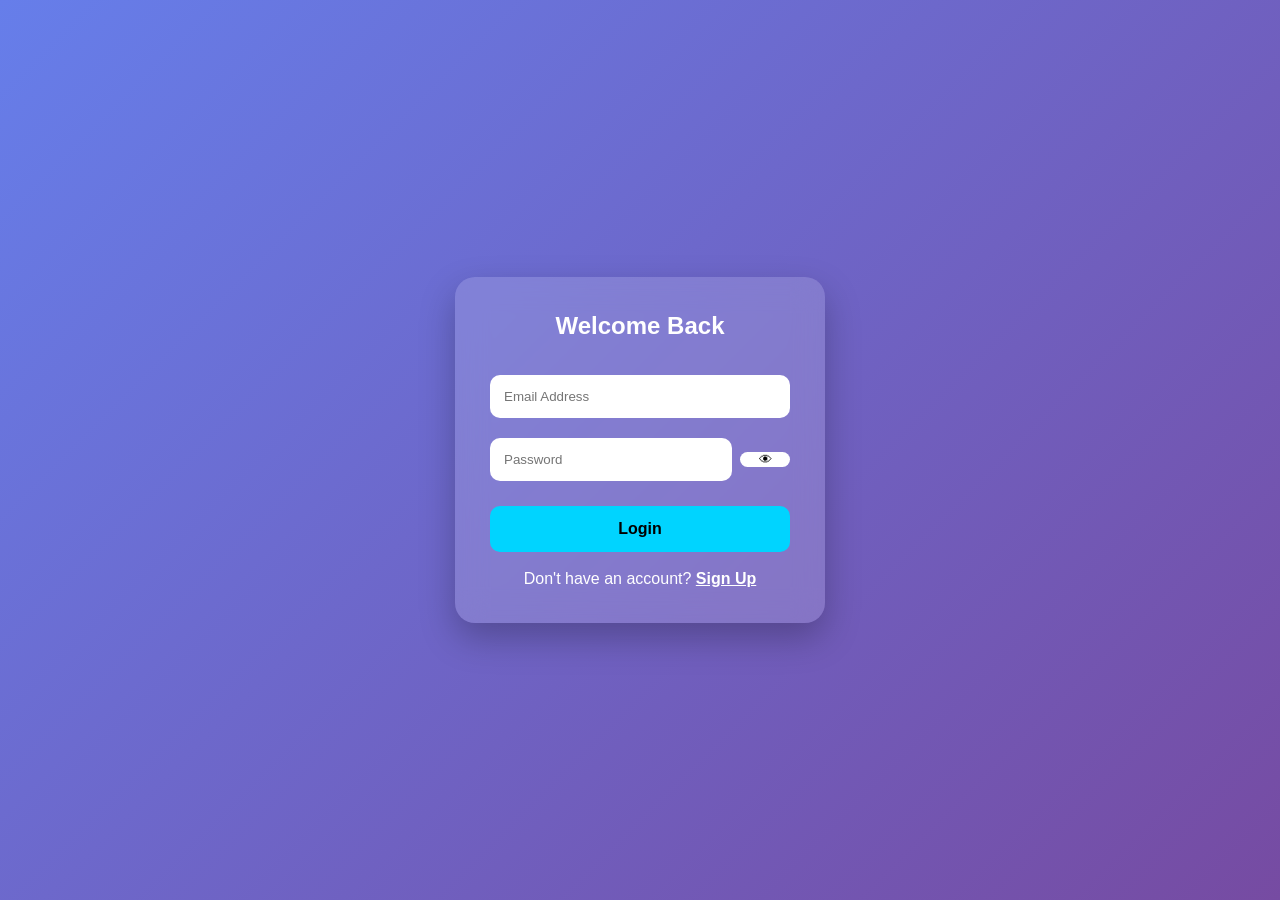
<file: index.html>
<!DOCTYPE html>
<html lang="en">
<head>
<meta charset="UTF-8">
<meta name="viewport" content="width=device-width, initial-scale=1.0">
<title>Event Registration - Sign In</title>

<link rel="stylesheet" href="style.css">

</head>

<body>

<div class="container">

<h2>Welcome Back</h2>

<form id="loginForm">

<input type="email" id="loginEmail"
placeholder="Email Address" required>

<div class="password-box">
<input type="password"
id="loginPassword"
placeholder="Password"
required>

<button type="button"
onclick="togglePassword('loginPassword',this)">👁</button>

</div>

<button type="submit">
Login
</button>

</form>

<p>
Don't have an account?
<a href="signup.html">Sign Up</a>
</p>

</div>

<script src="script.js"></script>

</body>
</html>
</file>
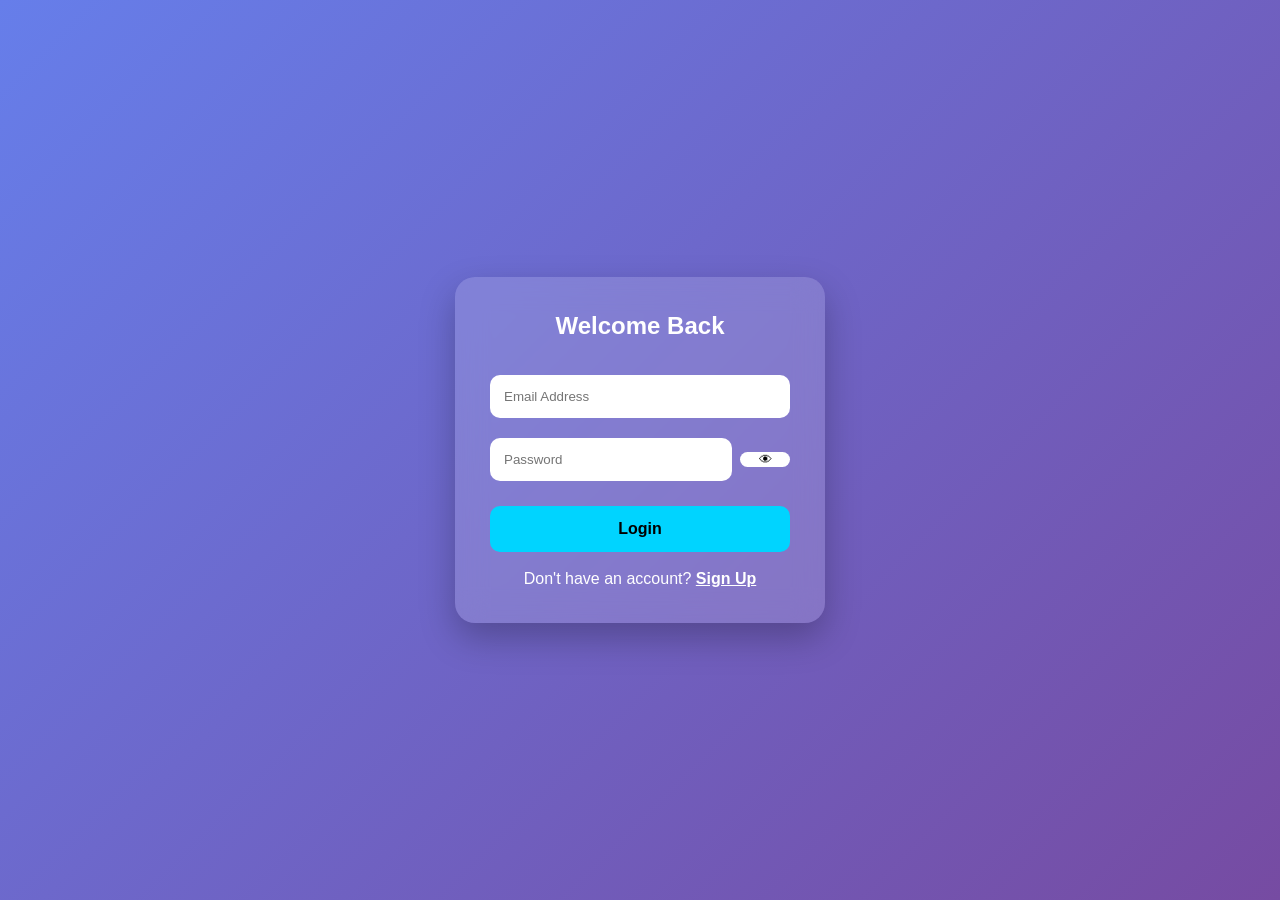
<file: dashboard.html>
<!DOCTYPE html>
<html lang="en">
<head>
    <meta charset="UTF-8">
    <meta name="viewport" content="width=device-width, initial-scale=1.0">

    <title>Event Dashboard</title>

    <link rel="stylesheet" href="style.css">
</head>

<body>

<div class="dashboard">

    <!-- Header -->
    <header class="dashboard-header">

        <div>
            <h1>EventSphere</h1>
            <p>Event Registration Dashboard</p>
        </div>

        <button class="logout-btn" onclick="logout()">
            Logout
        </button>

    </header>


    <!-- Welcome Section -->
    <section class="welcome">

        <div>
            <p class="small-text">WELCOME BACK</p>

            <h2>
                Hello, <span id="userName">User</span> 👋
            </h2>

            <p>
                You're successfully registered for the event.
            </p>
        </div>

        <div class="status">
            <span>●</span> Registration Confirmed
        </div>

    </section>


    <!-- Dashboard Cards -->
    <section class="cards">

        <div class="card">
            <div class="icon">👤</div>

            <h3>Participant</h3>

            <p id="dashboardName">
                Loading...
            </p>
        </div>


        <div class="card">
            <div class="icon">📧</div>

            <h3>Email</h3>

            <p id="dashboardEmail">
                Loading...
            </p>
        </div>


        <div class="card">
            <div class="icon">🎫</div>

            <h3>Status</h3>

            <p class="confirmed">
                Confirmed
            </p>
        </div>

    </section>


    <!-- Event Information -->
    <section class="event-section">

        <div class="section-title">

            <div>
                <p class="small-text">YOUR EVENT</p>

                <h2>TechFest 2026</h2>
            </div>

            <span class="event-badge">
                EVENT
            </span>

        </div>


        <div class="event-details">

            <div>
                <span>📅</span>

                <div>
                    <strong>Date</strong>
                    <p>25 September 2026</p>
                </div>
            </div>


            <div>
                <span>⏰</span>

                <div>
                    <strong>Time</strong>
                    <p>10:00 AM – 4:00 PM</p>
                </div>
            </div>


            <div>
                <span>📍</span>

                <div>
                    <strong>Venue</strong>
                    <p>University Auditorium</p>
                </div>
            </div>


            <div>
                <span>🎟️</span>

                <div>
                    <strong>Entry</strong>
                    <p>Free Registration</p>
                </div>
            </div>

        </div>

    </section>


    <!-- Footer -->
    <footer>

        <p>
            © 2026 EventSphere • Event Registration System
        </p>

    </footer>

</div>


<script src="script.js"></script>

</body>
</html>
</file>
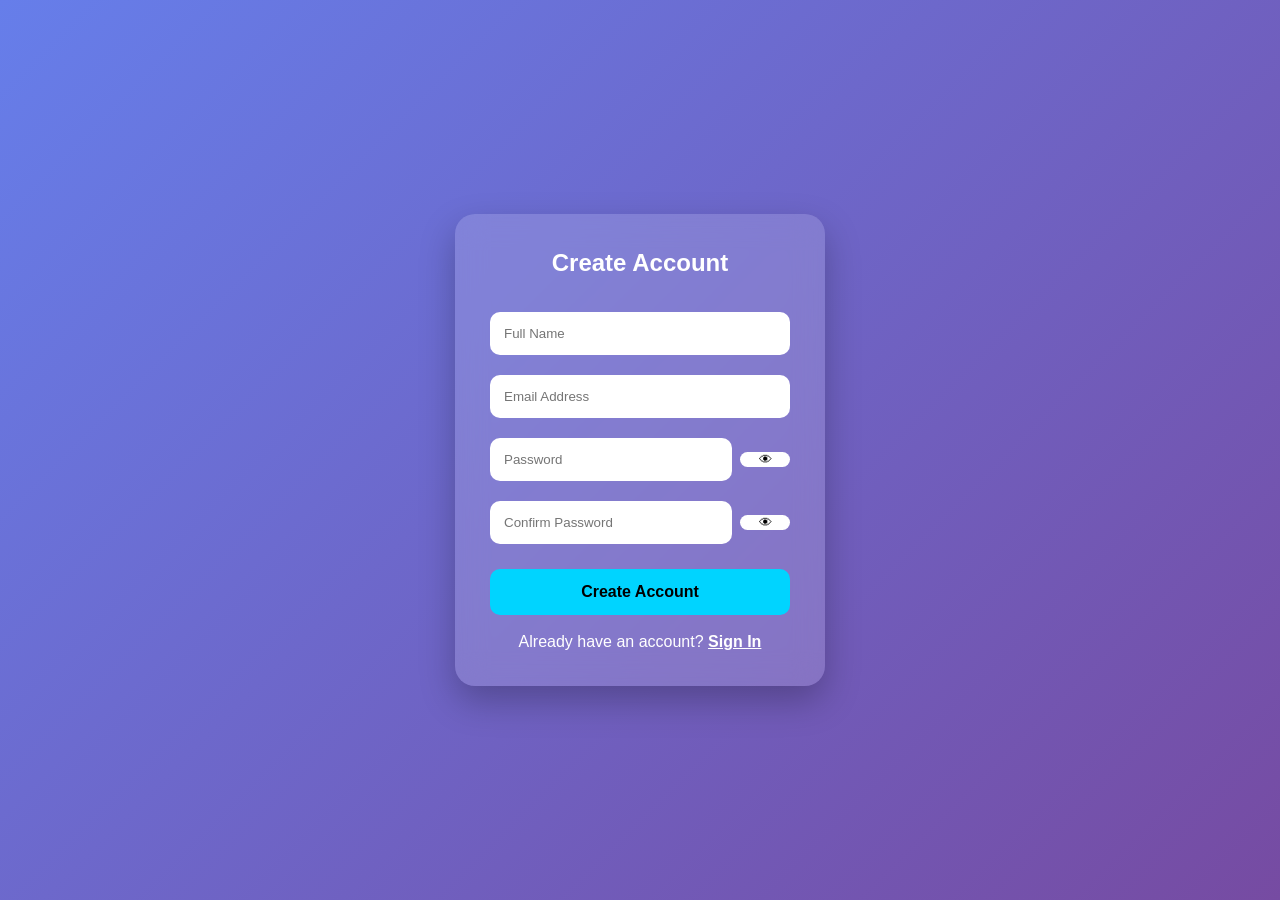
<file: signup.html>
<!DOCTYPE html>
<html lang="en">
<head>
<meta charset="UTF-8">
<meta name="viewport" content="width=device-width, initial-scale=1.0">
<title>Event Registration - Sign Up</title>
<link rel="stylesheet" href="style.css">
</head>

<body>

<div class="container">

<h2>Create Account</h2>

<form id="signupForm">

<input type="text" id="name" placeholder="Full Name" required>

<input type="email" id="email" placeholder="Email Address" required>

<div class="password-box">
<input type="password" id="password" placeholder="Password" required>
<button type="button" onclick="togglePassword('password',this)">👁</button>
</div>

<div class="password-box">
<input type="password" id="confirmPassword" placeholder="Confirm Password" required>
<button type="button" onclick="togglePassword('confirmPassword',this)">👁</button>
</div>

<button type="submit">Create Account</button>

</form>

<p>Already have an account?
<a href="index.html">Sign In</a>
</p>

</div>

<script src="script.js"></script>

</body>
</html>
</file>
<file: style.css>
*{
margin:0;
padding:0;
box-sizing:border-box;
font-family:Segoe UI,sans-serif;
}

body{

height:100vh;

display:flex;

justify-content:center;

align-items:center;

background:linear-gradient(135deg,#667eea,#764ba2);

}

.container{

width:370px;

padding:35px;

background:rgba(255,255,255,.15);

backdrop-filter:blur(15px);

border-radius:20px;

box-shadow:0 15px 35px rgba(0,0,0,.25);

color:white;

animation:fade .8s;

}

@keyframes fade{

from{

opacity:0;

transform:translateY(30px);

}

to{

opacity:1;

transform:translateY(0);

}

}

h2{

text-align:center;

margin-bottom:25px;

}

input{

width:100%;

padding:14px;

margin:10px 0;

border:none;

border-radius:10px;

outline:none;

}

.password-box{

display:flex;

align-items:center;

}

.password-box input{

flex:1;

}

.password-box button{

width:50px;

margin-left:8px;

border:none;

background:white;

border-radius:10px;

cursor:pointer;

}

button[type=submit]{

width:100%;

padding:14px;

margin-top:15px;

border:none;

background:#00d4ff;

color:black;

font-weight:bold;

font-size:16px;

border-radius:10px;

cursor:pointer;

transition:.3s;

}

button[type=submit]:hover{

background:white;

transform:scale(1.03);

}

p{

margin-top:18px;

text-align:center;

}

a{

color:#fff;

font-weight:bold;

}
/* ============================= */
/* DASHBOARD */
/* ============================= */

.dashboard {

    min-height: 100vh;

    width: 100%;

    padding: 30px 7%;

    color: white;

}


/* Header */

.dashboard-header {

    display: flex;

    justify-content: space-between;

    align-items: center;

    margin-bottom: 35px;

}

.dashboard-header h1 {

    font-size: 30px;

}

.dashboard-header p {

    opacity: .7;

    margin-top: 5px;

}


/* Logout */

.logout-btn {

    padding: 11px 22px;

    border: 1px solid rgba(255,255,255,.3);

    background: rgba(255,255,255,.12);

    color: white;

    border-radius: 10px;

    cursor: pointer;

    font-weight: bold;

    transition: .3s;

}

.logout-btn:hover {

    background: white;

    color: #333;

}


/* Welcome */

.welcome {

    display: flex;

    justify-content: space-between;

    align-items: center;

    padding: 30px;

    border-radius: 20px;

    background: rgba(255,255,255,.12);

    backdrop-filter: blur(15px);

    margin-bottom: 25px;

}


.welcome h2 {

    text-align: left;

    margin: 8px 0;

    font-size: 28px;

}


.small-text {

    font-size: 12px;

    letter-spacing: 2px;

    opacity: .65;

}


.status {

    padding: 10px 16px;

    border-radius: 30px;

    background: rgba(0,255,150,.15);

    font-size: 14px;

}


.status span {

    color: #00ff9d;

}


/* Cards */

.cards {

    display: grid;

    grid-template-columns: repeat(3,1fr);

    gap: 20px;

    margin-bottom: 25px;

}


.card {

    padding: 25px;

    border-radius: 18px;

    background: rgba(255,255,255,.12);

    backdrop-filter: blur(15px);

    transition: .3s;

}


.card:hover {

    transform: translateY(-5px);

    background: rgba(255,255,255,.18);

}


.icon {

    font-size: 28px;

    margin-bottom: 12px;

}


.card h3 {

    margin-bottom: 8px;

}


.card p {

    opacity: .75;

}


.confirmed {

    color: #00ff9d;

    font-weight: bold;

}


/* Event Section */

.event-section {

    padding: 30px;

    border-radius: 20px;

    background: rgba(255,255,255,.12);

    backdrop-filter: blur(15px);

}


.section-title {

    display: flex;

    justify-content: space-between;

    align-items: center;

    margin-bottom: 30px;

}


.section-title h2 {

    text-align: left;

    margin-top: 8px;

}


.event-badge {

    padding: 8px 14px;

    border-radius: 20px;

    background: #00d4ff;

    color: #111;

    font-size: 12px;

    font-weight: bold;

}


/* Event Details */

.event-details {

    display: grid;

    grid-template-columns: repeat(2,1fr);

    gap: 25px;

}


.event-details > div {

    display: flex;

    gap: 15px;

    align-items: center;

}


.event-details span {

    font-size: 25px;

}


.event-details strong {

    display: block;

    margin-bottom: 4px;

}


.event-details p {

    opacity: .7;

}


/* Footer */

footer {

    text-align: center;

    margin-top: 35px;

    opacity: .5;

    font-size: 13px;

}


/* Responsive */

@media(max-width:700px) {

    .dashboard {

        padding: 25px;

    }

    .welcome {

        flex-direction: column;

        align-items: flex-start;

        gap: 20px;

    }

    .cards {

        grid-template-columns: 1fr;

    }

    .event-details {

        grid-template-columns: 1fr;

    }

    .dashboard-header {

        align-items: flex-start;

    }

}
</file>
